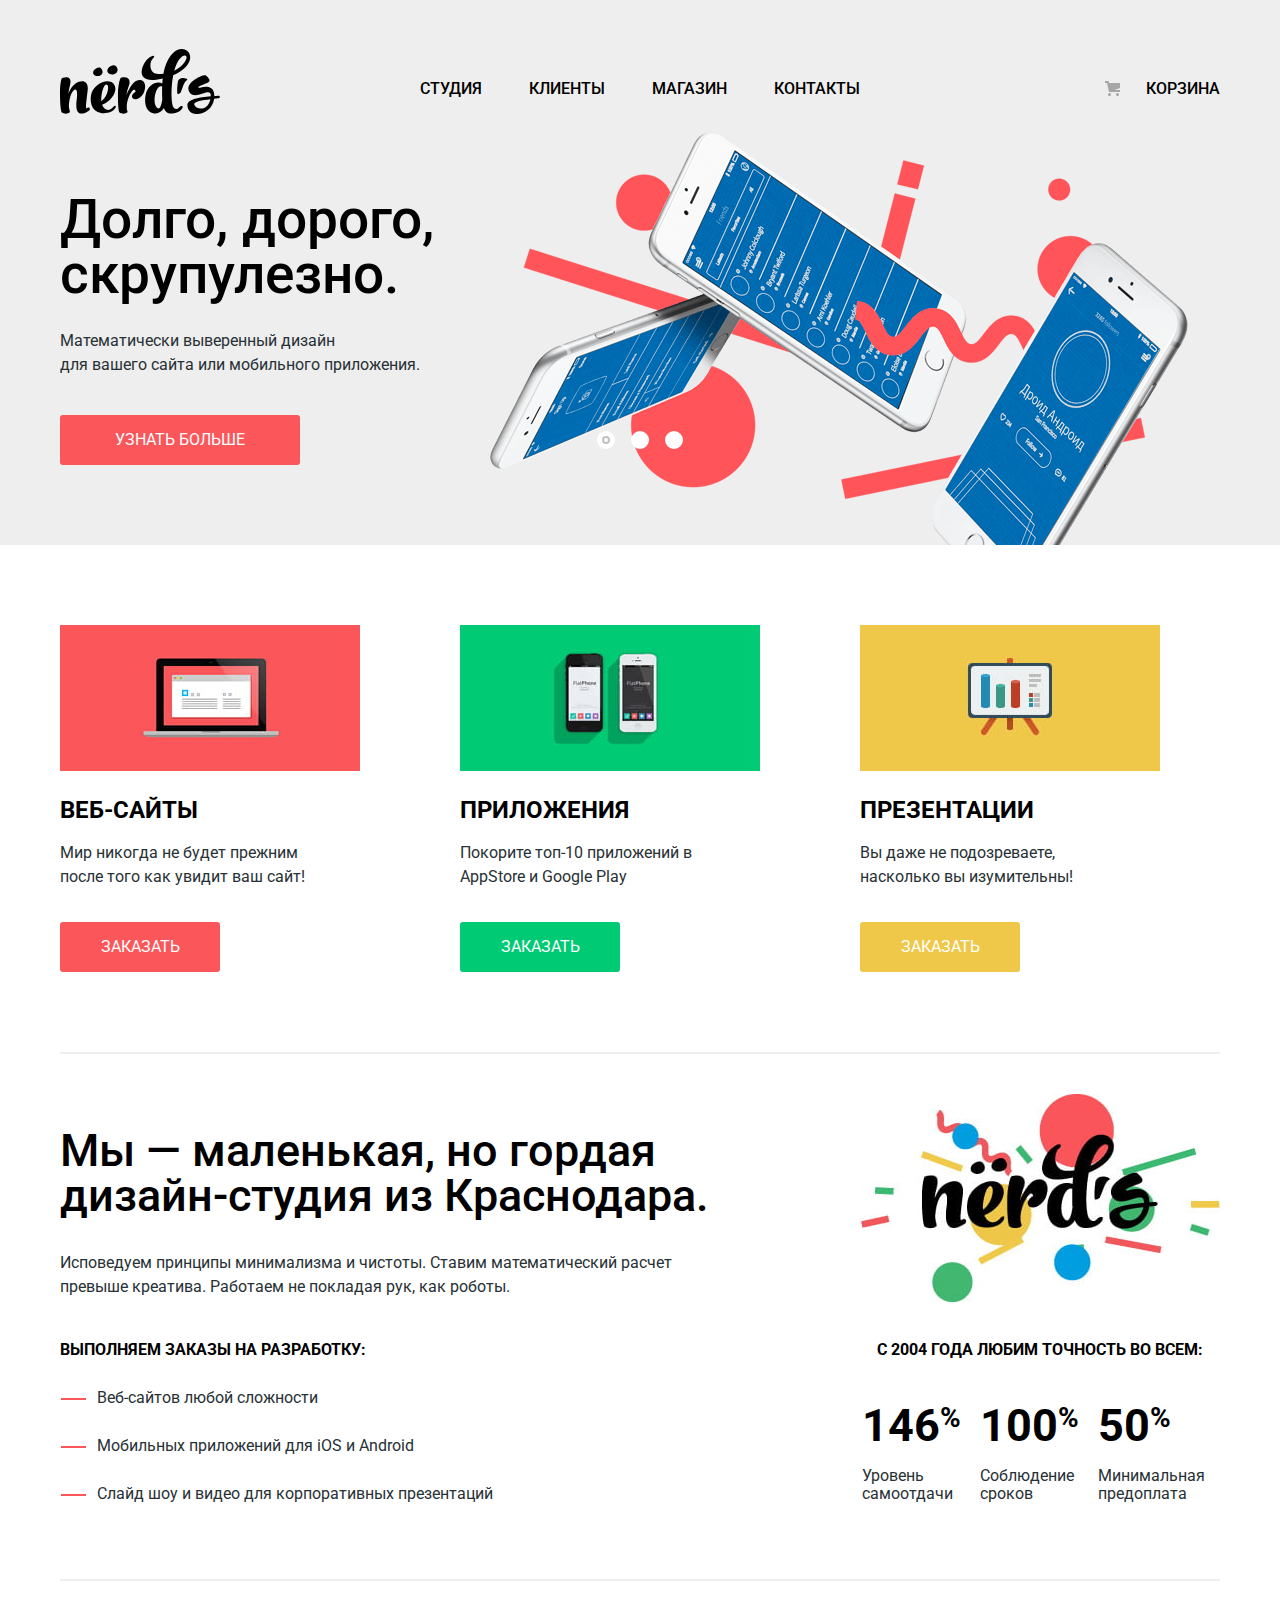
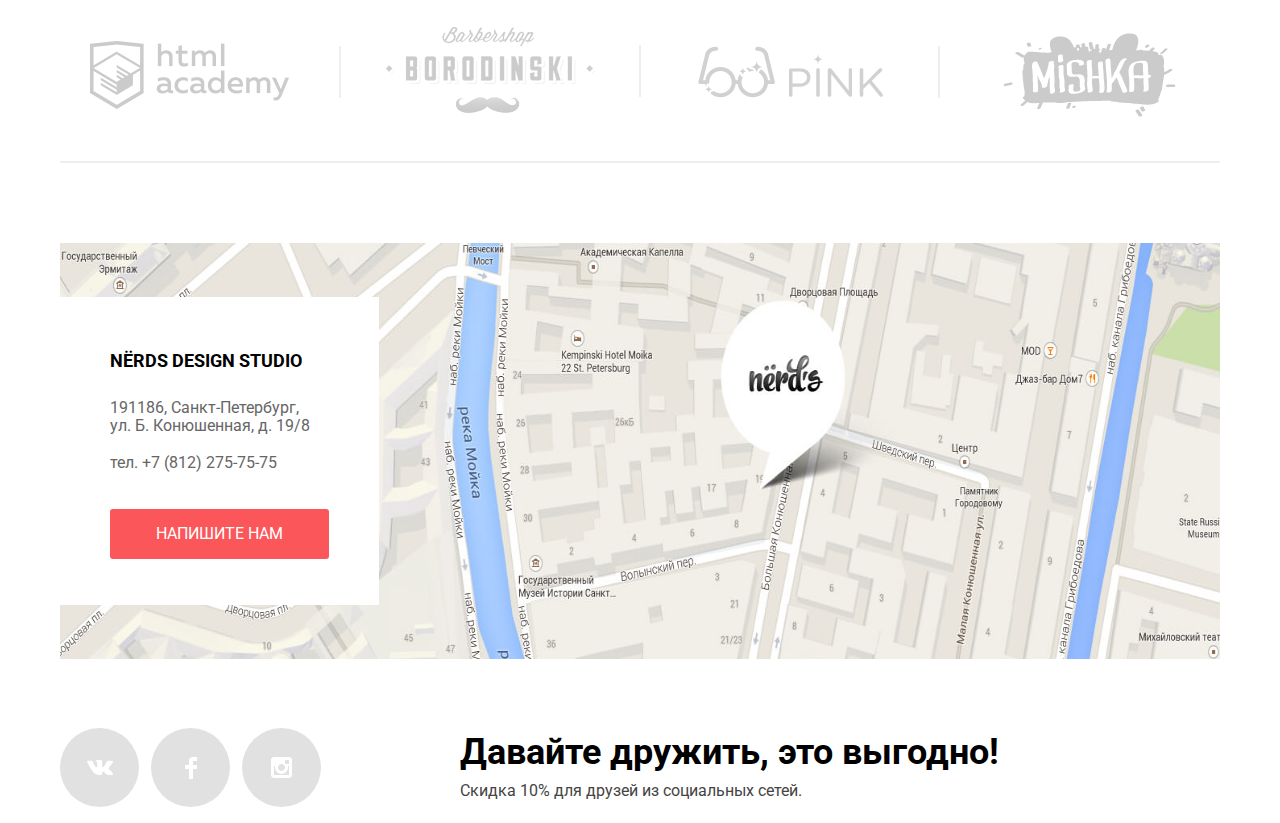
<file: index.html>
<!DOCTYPE html>
<html lang="ru">

<head>
  <meta charset="utf-8">
  <title>Нёрдс</title>
  <link href="https://fonts.googleapis.com/css?family=Roboto:400,500,700&amp;subset=cyrillic" rel="stylesheet">
  <link href="css/normalize.css" rel="stylesheet">
  <link href="css/style.min.css" rel="stylesheet">
</head>

<body>
  <header class="header">
    <h1 class="visually-hidden">Дизайн-студия Нёрдс.</h1>
    <div class="container nav-row">
      <a><img class="main-logo" src="img/nerds-logo.svg" width="160" height="65" alt="Логотип студии Nerds"></a>
      <nav class="main-nav">
        <div class="nav-row down">
          <ul class="nav-list">
            <li class="nav-list__item"><a href="#">Студия</a></li>
            <li class="nav-list__item"><a href="#">Клиенты</a></li>
            <li class="nav-list__item"><a href="shop.html">Магазин</a></li>
            <li class="nav-list__item"><a href="#">Контакты</a></li>
          </ul>
          <p class="basket">
            <a class="basket__link" href="#">Корзина</a>
          </p>
        </div>
      </nav>
    </div>
    <section class="slider">
      <div class="container">
        <h2 class="visually-hidden">Преимущества</h2>
        <input class="visually-hidden" type="radio" id="product-1" name="toggle" checked>
        <input class="visually-hidden" type="radio" id="product-2" name="toggle">
        <input class="visually-hidden" type="radio" id="product-3" name="toggle">
        <div class="slider-controls">
          <label class="slider-controls-item slider-controls-item--1" for="product-1">Первый</label>
          <label class="slider-controls-item slider-controls-item--2" for="product-2">Второй</label>
          <label class="slider-controls-item slider-controls-item--3" for="product-3">Третий</label>
        </div>
        <ul class="slider-list">
          <li class="slider-item">
            <h3>Долго, дорого,<br> скрупулезно.</h3>
            <p>Математически выверенный дизайн<br> для вашего сайта или мобильного приложения.</p>
            <a class="slider-item-button button" href="#">Узнать больше</a>
          </li>
          <li class="slider-item">
            <h3>Любим математику как никто другой</h3>
            <p>Никакого креатива, только математические формулы для расчета идеальных пропорций.</p>
            <a class="slider-item-button button" href="#">Узнать больше</a>
          </li>
          <li class="slider-item">
            <h3>Только ночь,<br> только хардкор</h3>
            <p>Работать днем, как все? Мы против этого.<br> Ближе к полуночи работа только начинается.</p>
            <a class="slider-item-button button" href="#">Узнать больше</a>
          </li>
        </ul>
      </div>
    </section>
  </header>
  <main class="main">
    <div class="container">
      <section class="service">
        <h2 class="visually-hidden">Услуги студии</h2>
        <ul class="service-list">
          <li class="service-list__item service-list__item-sites">
            <h3 class="service-list__title">Веб-сайты</h3>
            <p>Мир никогда не будет прежним после того как увидит ваш сайт!</p>
            <a class="button button-1 btn-small" href="#">Заказать</a>
          </li>
          <li class="service-list__item service-list__item-apps">
            <h3 class="service-list__title">Приложения</h3>
            <p>Покорите топ-10 приложений в AppStore и Google Play</p>
            <a class="button button-2 btn-small" href="#">Заказать</a>
          </li>
          <li class="service-list__item service-list__item-presentations">
            <h3 class="service-list__title">Презентации</h3>
            <p>Вы даже не подозреваете, насколько вы изумительны!</p>
            <a class="button button-3 btn-small" href="#">Заказать</a>
          </li>
        </ul>
      </section>
      <section class="about-us">
        <h2 class="visually-hidden">О нас</h2>
        <div class="column-left">
          <p class="paragraph-bold"><strong>Мы — маленькая, но гордая дизайн-студия из Краснодара.</strong></p>
          <p class="paragraph-desc">Исповедуем принципы минимализма и чистоты. Ставим математический расчет превыше
            креатива. Работаем не
            покладая
            рук, как роботы.</p>
          <h4>Выполняем заказы на разработку:</h4>
          <ul class="about-us-list">
            <li>Веб-сайтов любой сложности</li>
            <li>Мобильных приложений для iOS и Android</li>
            <li>Слайд шоу и видео для корпоративных презентаций</li>
          </ul>
        </div>
        <div class="column-right">
          <img class="display-img pic" src="img/nerds-illustration.jpg" width="360" height="208" alt="">
          <p class="paragraph-caption">C 2004 года любим точность во всем:</p>
          <table class="about-us-table">
            <tr class="hr">
              <td>146<sup>%</sup></td>
              <td class="cell-second">100<sup>%</sup></td>
              <td class="cell-third">50<sup>%</sup></td>
            </tr>
            <tr class="sr">
              <td>Уровень самоотдачи</td>
              <td class="cell-second">Соблюдение сроков</td>
              <td class="cell-third">Минимальная предоплата</td>
            </tr>
          </table>
        </div>
      </section>
      <section class="partners">
        <h2 class="visually-hidden">Партнеры</h2>
        <ul class="partners-list">
          <li class="academy-item">
            <a href="https://htmlacademy.ru/intensive/htmlcss"><img class="display-img" src="img/academy-logo.png" alt="Ссылка на сайт HTML Academy"
                width="199" height="68"></a>
          </li>
          <li class="barbershop-item">
            <a href="#"><img class="display-img" src="img/borodinski-logo.png" alt="Ссылка на сайт барбершопа 'Borodinski'"
                width="209" height="90"></a>
          </li>
          <li class="pink-item">
            <a href="#"><img class="display-img" src="img/pink-logo.png" alt="Ссылка на сайт 'Pink'" width="185" height="52"></a>
          </li>
          <li>
            <a href="#"><img class="display-img" src="img/mishka-logo.png" alt="Ссылка на сайт 'Mishka'" width="173"
                height="84"></a>
          </li>
        </ul>
      </section>
    </div>
  </main>
  <div class="map">
    <div class="container">
      <img class="display-map-pic" src="img/map-new.jpg" alt="Студия Nerds по адресу: 191186, Санкт-Петербург, ул. Б. Конюшенная, д. 19/8 тел. +7 (812) 275-75-75"
        width="1200" height="416">
    </div>
    <iframe class="display-map" src="https://yandex.ru/map-widget/v1/?um=constructor%3Ab385fd1352831a0cc809f48df2613c1cb106e5d6d49925909bb0279c8d1889a5&amp;source=constructor"
      height="416" allowfullscreen></iframe>
    <div class="write-us">
      <h3 class="visually-hidden">Напишите нам</h3>
      <p class="paragraph-headline"><strong class="write-us__bold">Nёrds design studio</strong></p>
      <p class="write-us__address">191186, Санкт-Петербург, ул. Б. Конюшенная, д. 19/8</p>
      <p class="paragraph-phone">тел. +7 (812) 275-75-75</p>
      <a href="feedback.html" class="button write-us-button">Напишите нам</a>
    </div>
  </div>
  <footer class="footer container">
    <div class="footer-flex">
      <ul class="social-list">
        <li class="social-list__item"><a class="social-list__link link-vk" href="https://vk.com"><span class="visually-hidden">Вконтакте</span></a></li>
        <li class="social-list__item"><a class="social-list__link link-fb" href="https://ru-ru.facebook.com"><span
              class="visually-hidden">Фейсбук</span></a></li>
        <li class="social-list__item"><a class="social-list__link link-insta" href="https://www.instagram.com"><span
              class="visually-hidden">Инстаграм</span></a></li>
      </ul>
      <div class="ffd">
        <p class="footer-friendship"><strong class="footer-bold">Давайте дружить, это выгодно!</strong></p>
        <p class="footer-sale">Скидка 10% для друзей из социальных сетей.</p>
      </div>
    </div>
  </footer>
  <section class="modal">
    <h2>Напишите нам</h2>
    <form class="modal-form" method="post" action="https://echo.htmlacademy.ru">
      <ul>
        <li class="modal-form-item">
          <p>
            <label for="user-name">Ваше имя:</label>
            <input class="modal-form-input" type="text" name="user-name" id="user-name" placeholder="Имя Фамилия">
          </p>
        </li>
        <li class="modal-form-item">
          <p>
            <label for="email">Ваш e-mail:</label>
            <input class="modal-form-input" type="email" name="email" id="email" placeholder="email@example.com">
          </p>
        </li>
        <li class="modal-form-item">
          <p>
            <label for="comment">Текст письма:</label>
            <textarea name="comment" id="comment" placeholder="В свободной форме"></textarea>
          </p>
        </li>
      </ul>
      <button class="button modal-button" type="submit">Отправить</button>
    </form>
    <button class="modal-close" type="button"><span class="visually-hidden">Закрыть</span></button>
  </section>
  <script src="js/popup.min.js"></script>
  <script src="js/slider.min.js"></script>
</body>

</html>
</file>
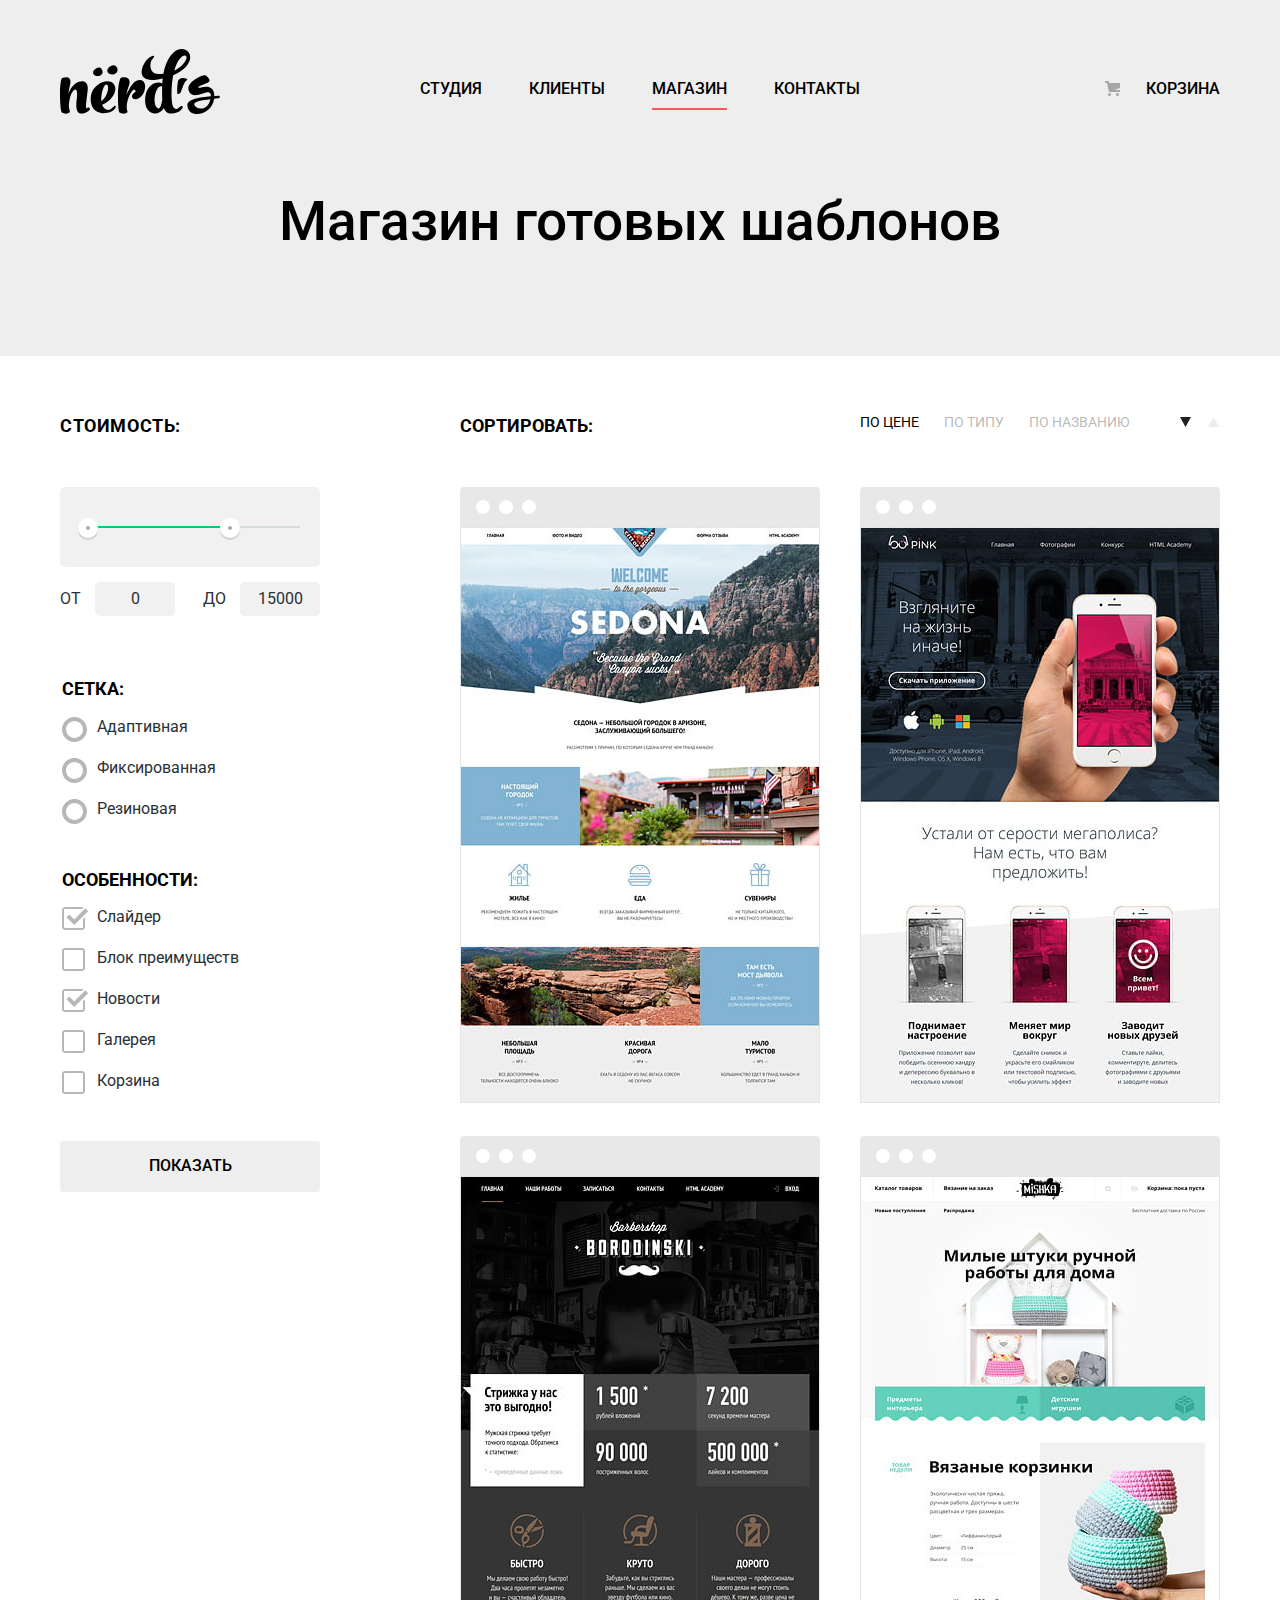
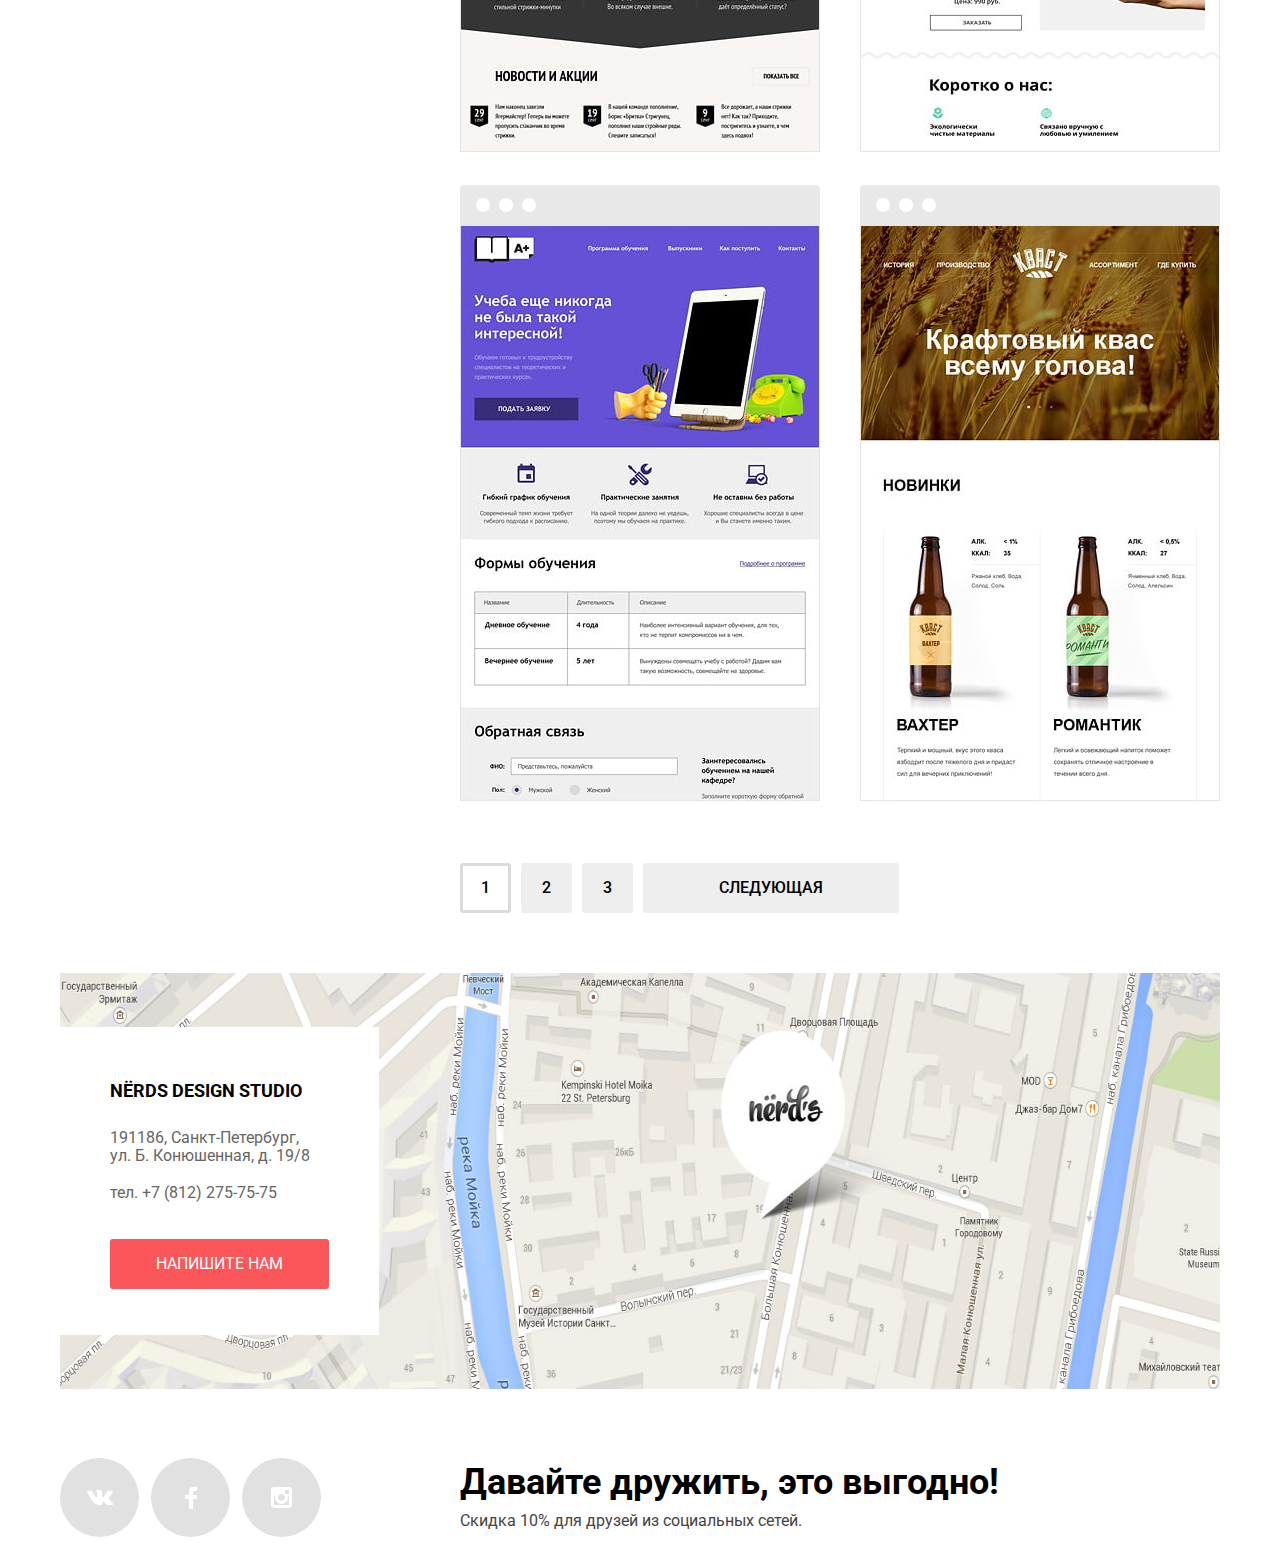
<file: shop.html>
<!DOCTYPE html>
<html lang="ru">

<head>
  <meta charset="utf-8">
  <title>Магазин</title>
  <link href="https://fonts.googleapis.com/css?family=Roboto:400,500,700&amp;subset=cyrillic" rel="stylesheet">
  <link href="css/normalize.css" rel="stylesheet">
  <link href="css/style.min.css" rel="stylesheet">
</head>

<body>
  <header class="header">
    <div class="container nav-row">
      <a href="index.html">
        <img class="main-logo" src="img/nerds-logo.svg" width="160" height="65" alt="Логотип студии Nerds">
      </a>
      <nav class="main-nav">
        <div class="nav-row down">
          <ul class="nav-list">
            <li class="nav-list__item"><a href="#">Студия</a></li>
            <li class="nav-list__item"><a href="#">Клиенты</a></li>
            <li class="nav-list__item current-page"><a href="shop.html">Магазин</a></li>
            <li class="nav-list__item"><a href="#">Контакты</a></li>
          </ul>
          <p class="basket">
            <a class="basket__link" href="#">Корзина</a>
          </p>
        </div>
      </nav>
    </div>
  </header>
  <main class="main-shop">
    <div class="background-shop">
      <div class="container">
        <h1 class="main-title">Магазин готовых шаблонов</h1>
      </div>
    </div>
    <div class="container">
      <div class="container-flex">
        <section class="filters">
          <h2 class="visually-hidden">Фильтры</h2>
          <form class="filter" method="get" action="https://echo.htmlacademy.ru">
            <fieldset class="filter-item">
              <legend>Стоимость:</legend>
              <div class="range-filter">
                <div class="range-controls">
                  <div class="scale">
                    <div class="bar"></div>
                  </div>
                  <div class="toggle toggle-min"></div>
                  <div class="toggle toggle-max"></div>
                </div>
                <div class="price-controls">
                  <label class="min-price">от <input name="min-price" type="text" value="0"></label>
                  <label class="max-price">до <input name="max-price" type="text" value="15000"></label>
                </div>
              </div>
            </fieldset>
            <fieldset>
              <legend class="filter-grid">
                Сетка:
              </legend>
              <ul>
                <li class="filter-option">
                  <input class="visually-hidden filter-input filter-input-radio" type="radio" id="adaptive" name="grid"
                    value="adaptive">
                  <label for="adaptive">Адаптивная</label>
                </li>
                <li class="filter-option">
                  <input class="visually-hidden filter-input filter-input-radio" type="radio" id="fixed" name="grid"
                    value="fixed">
                  <label for="fixed">Фиксированная</label>
                </li>
                <li class="filter-option filter-option-margin">
                  <input class="visually-hidden filter-input filter-input-radio" type="radio" id="rubber" name="grid"
                    value="rubber">
                  <label for="rubber">Резиновая</label>
                </li>
              </ul>
            </fieldset>
            <fieldset class="fieldset-feature">
              <legend class="filter-feature">
                Особенности:
              </legend>
              <ul>
                <li class="filter-option filter-option-feature">
                  <input class="visually-hidden filter-input filter-input-checkbox" id="slider" name="slider" type="checkbox"
                    checked>
                  <label for="slider">Слайдер</label>
                </li>
                <li class="filter-option filter-option-feature">
                  <input class="visually-hidden filter-input filter-input-checkbox" id="advantages" name="advantages"
                    type="checkbox">
                  <label for="advantages">Блок преимуществ</label>
                </li>
                <li class="filter-option filter-option-feature">
                  <input class="visually-hidden filter-input filter-input-checkbox" id="news" name="news" type="checkbox"
                    checked>
                  <label for="news">Новости</label>
                </li>
                <li class="filter-option filter-option-feature">
                  <input class="visually-hidden filter-input filter-input-checkbox" id="gallery" name="gallery" type="checkbox">
                  <label for="gallery">Галерея</label>
                </li>
                <li class="filter-option filter-option-feature">
                  <input class="visually-hidden filter-input filter-input-checkbox" id="card" name="card" type="checkbox">
                  <label for="card">Корзина</label>
                </li>
              </ul>

            </fieldset>
            <button class="button filter-button" type="submit">Показать</button>
          </form>
        </section>
        <section class="catalog">
          <h2 class="visually-hidden">Наши предложения</h2>
          <div class="filter-inside">
            <h4>Сортировать:</h4>
            <ul class="filter-inside-list">
              <li><a href="#" class="filter-current">По цене</a></li>
              <li><a href="#">По типу</a></li>
              <li><a href="#">По названию</a></li>
            </ul>
            <ul class="filter-icon-list">
              <li class="item-icon-down"><a href="#" class="item-icon-current"><svg xmlns="http://www.w3.org/2000/svg"
                    width="11" height="10" viewBox="0 0 11 10">
                    <path fill="#231F20" d="M5.5 10L0 0h11" /></svg></a></li>
              <li class="item-icon-up"><a href="#" class="item-icon"><svg xmlns="http://www.w3.org/2000/svg" width="11"
                    height="10" viewBox="0 0 11 10">
                    <path fill="#231F20" d="M5.5 0L0 10h11z" /></svg></a></li>
            </ul>
          </div>
          <ul class="catalog-list">
            <li class="catalog-list__item">
              <article class="catalog-list__article">
                
                  <img class="display-img" src="img/sedona.jpg" width="360" height="576" alt="Ссылка на демонстрацию Sedona">
                
                <div class="catalog-list__window">
                  <h4><a class="popup-link" href="sedona-popup.html">Sedona</a></h4>
                  <p class="sedona-description">Информационный сайт для туристов</p>
                  <a class="button catalog-list__button" href="#">9 900 РУБ.</a>
                </div>
              </article>
            </li>
            <li class="catalog-list__item">
              <article class="catalog-list__article">
                
                  <img class="display-img" src="img/pink.jpg" width="360" height="576" alt="Ссылка на демонстрацию P!nk">
                
                <div class="catalog-list__window">
                  <h4><a class="popup-link" href="pink-popup.html">Pink APP</a></h4>
                  <p class="pink-description">Продуктовый лендинг приложения для iOS и Android</p>
                  <a class="button catalog-list__button" href="#">9 900 РУБ.</a>
                </div>
              </article>
            </li>
            <li class="catalog-list__item">
              <article class="catalog-list__article">
                
                  <img class="display-img" src="img/barbershop.jpg" width="360" height="576" alt="Ссылка на демонстрацию Borodinski">
                
                <div class="catalog-list__window">
                  <h4><a class="popup-link" href="barbershop-popup.html">Barbershop</a></h4>
                  <p class="borodinski-description">Сайт салона красоты. Для мужчин, да.</p>
                  <a class="button catalog-list__button" href="#">9 900 РУБ.</a>
                </div>
              </article>
            </li>
            <li class="catalog-list__item">
              <article class="catalog-list__article">
                
                  <img class="display-img" src="img/mishka.jpg" width="360" height="576" alt="Ссылка на демонстрацию Mishka">
                
                <div class="catalog-list__window">
                  <h4><a class="popup-link" href="mishka-popup.html">Mishka</a></h4>
                  <p class="mishka-description">Интернет-магазин вязаных игрушек</p>
                  <a class="button catalog-list__button" href="#">9 900 РУБ.</a>
                </div>
              </article>
            </li>
            <li class="catalog-list__item">
              <article class="catalog-list__article">
                
                  <img class="display-img" src="img/aplus.jpg" width="360" height="576" alt="Ссылка на демонстрацию A+">
                
                <div class="catalog-list__window">
                  <h4><a class="popup-link" href="aplus-popup.html">A+</a></h4>
                  <p class="aplus-description">Лендинг курсов повышения квалификации</p>
                  <a class="button catalog-list__button" href="#">9 900 РУБ.</a>
                </div>
              </article>
            </li>
            <li class="catalog-list__item">
              <article class="catalog-list__article">
                
                  <img class="display-img" src="img/kvast.jpg" width="360" height="576" alt="Ссылка на демонстрацию КВАСТ">
                
                <div class="catalog-list__window">
                  <h4><a class="popup-link" href="kvast-popup.html">КВАСТ</a></h4>
                  <p class="kvast-description">Промо-сайт производителя крафтового кваса</p>
                  <a class="button catalog-list__button" href="#">9 900 РУБ.</a>
                </div>
              </article>
            </li>
          </ul>
          <ul class="pagination-list">
            <li class="pagination-item pagination-item-current"><a href="#">1</a></li>
            <li class="pagination-item"><a href="#">2</a></li>
            <li class="pagination-item"><a href="#">3</a></li>
            <li class="pagination-item"><a class="next" href="#">Следующая</a></li>
          </ul>
        </section>
      </div>
    </div>
  </main>
  <div class="map">
    <div class="container">
      <img class="display-map-pic" src="img/map-new.jpg" alt="Студия Nerds по адресу: 191186, Санкт-Петербург, ул. Б. Конюшенная, д. 19/8 тел. +7 (812) 275-75-75"
        width="1200" height="416">
    </div>
    <iframe class="display-map" src="https://yandex.ru/map-widget/v1/?um=constructor%3Ab385fd1352831a0cc809f48df2613c1cb106e5d6d49925909bb0279c8d1889a5&amp;source=constructor"
      height="416" allowfullscreen></iframe>
    <div class="write-us">
      <h3 class="visually-hidden">Напишите нам</h3>
      <p class="paragraph-headline"><strong class="write-us__bold">Nёrds design studio</strong></p>
      <p class="write-us__address">191186, Санкт-Петербург, ул. Б. Конюшенная, д. 19/8</p>
      <p class="paragraph-phone">тел. +7 (812) 275-75-75</p>
      <a href="feedback.html" class="button write-us-button">Напишите нам</a>
    </div>
  </div>
  <footer class="footer container">
    <div class="footer-flex">
      <ul class="social-list">
        <li class="social-list__item"><a class="social-list__link link-vk" href="https://vk.com"><span class="visually-hidden">Вконтакте</span></a></li>
        <li class="social-list__item"><a class="social-list__link link-fb" href="https://ru-ru.facebook.com"><span
              class="visually-hidden">Фейсбук</span></a></li>
        <li class="social-list__item"><a class="social-list__link link-insta" href="https://www.instagram.com"><span
              class="visually-hidden">Инстаграм</span></a></li>
      </ul>
      <div class="ffd">
        <p class="footer-friendship"><strong class="footer-bold">Давайте дружить, это выгодно!</strong></p>
        <p class="footer-sale">Скидка 10% для друзей из социальных сетей.</p>
      </div>
    </div>
  </footer>
  <section class="modal">
    <h2>Напишите нам</h2>
    <form class="modal-form" method="post" action="https://echo.htmlacademy.ru">
      <ul>
        <li class="modal-form-item">
          <p>
            <label for="user-name">Ваше имя:</label>
            <input class="modal-form-input" type="text" name="user-name" id="user-name" placeholder="Имя Фамилия">
          </p>
        </li>
        <li class="modal-form-item">
          <p>
            <label for="email">Ваш e-mail:</label>
            <input class="modal-form-input" type="email" name="email" id="email" placeholder="email@example.com">
          </p>
        </li>
        <li class="modal-form-item">
          <p>
            <label for="comment">Текст письма:</label>
            <textarea name="comment" id="comment" placeholder="В свободной форме"></textarea>
          </p>
        </li>
      </ul>
      <button class="button modal-button" type="submit">Отправить</button>
    </form>
    <button class="modal-close" type="button"><span class="visually-hidden">Закрыть</span></button>
  </section>
  <script src="js/popup.min.js"></script>
</body>

</html>
</file>
<file: css/style.min.css>
body{margin:0;padding:0;font-weight:400;font-size:16px;line-height:1.5;font-family:"Roboto",Arial,sans-serif;color:#283136;background-color:#fff}img{max-width:100%;height:auto}.header{padding-top:49px;background-color:#eee}.visually-hidden{position:absolute;width:1px;height:1px;margin:-1px;padding:0;overflow:hidden;white-space:nowrap;border:0;clip:rect(0 0 0 0);-webkit-clip-path:inset(100%);clip-path:inset(100%)}.main-nav{-webkit-box-flex:1;-ms-flex-positive:1;flex-grow:1;font-weight:500;line-height:1.88;color:#000;text-transform:uppercase}.main-nav a{color:#000}.main-nav a:hover{color:#fb565a}.main-nav a:active{color:rgba(0,0,0,.3)}.main-logo:hover{opacity:.8}.main-logo:active{opacity:.3}a{text-decoration:none}.button{display:block;width:240px;padding:16px 0;font:inherit;line-height:1.13;text-align:center;color:#fff;text-transform:uppercase;text-decoration:none;background-color:#fb565a;border:0;border-radius:3px}.button:hover,.button:focus{background-color:#e74246}.button:active{color:rgba(255,255,255,.3);background-color:#d7373b;-webkit-box-shadow:inset 0 3px 0 0 rgba(0,1,1,.1);box-shadow:inset 0 3px 0 0 rgba(0,1,1,.1)}.button-2{background-color:#00ca74}.button-2:hover,.button-2:focus{background-color:#00bc6c}.button-3{background-color:#efc84a}.button-3:hover,.button-3:focus{background-color:#eab534}.service h3{margin-bottom:16px;font-weight:700;font-size:24px;line-height:1.25;color:#000;text-transform:uppercase}.service-list__item img{margin-bottom:25px}.service-list__item p{width:260px;margin:0;margin-bottom:33px}.column-left strong{font-weight:500;font-size:45px;line-height:1;color:#000}.column-left h4{margin-bottom:24px;font-weight:700;color:#000;text-transform:uppercase}.paragraph-bold{margin-bottom:33px;padding-top:18px}.paragraph-desc{margin-bottom:39px}.column-right p{margin:0;padding:0;font-weight:700;color:#000;text-transform:uppercase}.about-us-table td{padding:0}.hr td{padding-top:2px;font-weight:700;font-size:45px;line-height:1;text-align:left;color:#000}.sr td{padding-top:17px;padding-right:14px;line-height:1.13;text-align:left}.about-us-table .cell-second{padding-left:11px}.about-us-table .cell-third{padding-left:8px}.hr sup{font-size:28px}.write-us__bold{font-weight:500px;font-size:18px;line-height:1.67;color:#000;text-transform:uppercase}.write-us__address{width:205px;margin-bottom:0;font-size:16px;line-height:1.13;color:#666}.footer-bold{font-weight:700;font-size:36px;line-height:1;color:#000}.footer-sale,.footer-friendship{margin:0;padding:0}.footer-sale{margin-left:10px;line-height:1.38;color:#444}.about-us-list{margin:0;padding:0;list-style:none}.social-list{display:-webkit-box;display:-ms-flexbox;display:flex;-ms-flex-wrap:wrap;flex-wrap:wrap;width:260px;padding:0;list-style:none}.modal-form ul{display:-webkit-box;display:-ms-flexbox;display:flex;-ms-flex-wrap:wrap;flex-wrap:wrap;margin:0;padding:0;list-style:none}.partners-list li{position:relative}.partners-list img{opacity:.2}.partners-list img:hover{opacity:1}.partners-list img:active{opacity:.1}.modal h2{font-weight:500;font-size:45px;line-height:1;color:#000}.modal-form-item label{font-weight:700;font-size:16px;line-height:1.13;color:#000}.modal-form input{height:45px;padding-left:16px;font:inherit;background-color:#fff;border:2px solid #d7dcde;border-radius:3px}.modal-form input:hover{background-color:#fff;border:2px solid #b4b9bb}.modal-form input:focus{background-color:#fff;border:2px solid #000}.modal-form-input:invalid{color:#e74246;background-color:#fff;border:2px solid #e74246}.main-title{margin-top:0;margin-bottom:0;padding-top:80px;padding-bottom:107px;font-weight:500;font-size:55px;line-height:1;text-align:center;color:#000;background-color:#eee}.filters fieldset{border:0}.filters legend{font-weight:700;font-size:18px;line-height:1.67;text-align:left;color:#000;text-transform:uppercase}.filter ul{margin:0;padding:0;list-style:none;line-height:1.25;color:#283136}.filter .filter-button{width:260px;font-weight:500;font-size:16px;line-height:1.13;color:#000;background-color:#eee}.filter-button:hover,.filter-button:focus{background-color:#dfdfdf}.filter-button:active{color:rgba(0,0,0,.3);background-color:#d5d5d5;-webkit-box-shadow:inset 0 3px 0 0 rgba(0,1,1,.1);box-shadow:inset 0 3px 0 0 rgba(0,1,1,.1)}.catalog ul{list-style:none}.catalog-list__window{position:absolute;bottom:0;display:-webkit-box;display:-ms-flexbox;display:flex;display:none;-webkit-box-orient:vertical;-webkit-box-direction:normal;-ms-flex-direction:column;flex-direction:column;-webkit-box-align:center;-ms-flex-align:center;align-items:center;width:100%;height:231px;padding-bottom:10px;overflow:auto;text-align:center;background-color:#eee}.catalog-list__window p{line-height:1.13;color:#666}.sedona-description{width:200px;margin-right:auto;margin-left:auto}.pink-description{width:260px;margin-right:auto;margin-left:auto}.borodinski-description{width:200px;margin-right:auto;margin-left:auto}.mishka-description{width:200px;margin-right:auto;margin-left:auto}.aplus-description{width:260px;margin-right:auto;margin-left:auto}.kvast-description{width:260px;margin-right:auto;margin-left:auto}.catalog-list__window h4{margin:0;padding-top:30px;font-weight:700;font-size:18px;line-height:1.66;color:#000;text-transform:uppercase}.pagination-list a{display:inline-block;padding:16px 21px;font-weight:500;line-height:1.13;vertical-align:center;text-align:center;color:#000;text-transform:uppercase;background-color:#eee;border-radius:3px}.pagination-list .next{padding:16px 76px}.pagination-item-current a{background-color:#fff;-webkit-box-shadow:inset 0 0 0 3px #dbdbdb;box-shadow:inset 0 0 0 3px #dbdbdb}.pagination-list a:hover{background-color:#dfdfdf}.pagination-list a:active{color:rgba(0,0,0,.3);background-color:#d5d5d5;-webkit-box-shadow:inset 0 3px 0 0 rgba(0,1,1,.1);box-shadow:inset 0 3px 0 0 rgba(0,1,1,.1)}.modal-form-item textarea{height:105px;margin-bottom:32px;padding:5px 0 0 15px;font:inherit;background-color:#fff;border:2px solid #d7dcde;border-radius:3px;resize:none}.modal-form-item textarea:hover{background-color:#fff;border:2px solid #b4b9bb}.modal-form-item textarea:focus{background-color:#fff;border:2px solid #000}.modal-button{width:260px}.container{display:block;-webkit-box-sizing:border-box;box-sizing:border-box;width:100%;max-width:1200px;margin:0 auto;padding:0 20px}.nav-list,.basket{margin:0;padding:0}.nav-list{display:-webkit-box;display:-ms-flexbox;display:flex;-ms-flex-wrap:wrap;flex-wrap:wrap;-webkit-box-pack:justify;-ms-flex-pack:justify;justify-content:space-between;width:440px;list-style:none}.down{position:relative;top:8px}.background{margin-bottom:80px;background-color:#eee}.service-list{display:-webkit-box;display:-ms-flexbox;display:flex;-ms-flex-wrap:wrap;flex-wrap:wrap;margin:0;padding:0;list-style:none}.service-list__item{width:300px;margin-right:100px;margin-bottom:80px;padding-top:146px}.service-list__item-sites{background-image:url(../img/illustration-1.jpg);background-repeat:no-repeat}.service-list__item-apps{background-image:url(../img/illustration-2.jpg);background-repeat:no-repeat}.service-list__item-presentations{background-image:url(../img/illustration-3.jpg);background-repeat:no-repeat}.service-list__item:nth-of-type(3n){margin-right:0}.service{margin-bottom:40px;border-bottom:2px solid #eee}.about-us{display:-webkit-box;display:-ms-flexbox;display:flex;-webkit-box-pack:justify;-ms-flex-pack:justify;justify-content:space-between;margin:0;margin-bottom:49px;padding:0;padding-bottom:73px;border-bottom:2px solid #eee}.column-left{width:660px}.barbershop-item{width:255px;margin-right:60px;-webkit-transform:translate(-10px,-3px);-ms-transform:translate(-10px,-3px);transform:translate(-10px,-3px)}.pink-item{width:243px;margin-right:49px;-webkit-transform:translate(-13px,-3px);-ms-transform:translate(-13px,-3px);transform:translate(-13px,-3px)}.academy-item{width:250px;margin-right:56px}.popup-link{color:#000}.academy-item::after{content:"";position:absolute;top:5px;left:249px;width:2px;height:52px;background-color:#eee}.barbershop-item::after{content:"";position:absolute;top:18px;left:253px;width:2px;height:52px;background-color:#eee}.pink-item::after{content:"";position:absolute;top:0;left:240px;width:2px;height:52px;background-color:#eee}.partners-list{display:-webkit-box;display:-ms-flexbox;display:flex;-ms-flex-wrap:wrap;flex-wrap:wrap;-webkit-box-align:center;-ms-flex-align:center;align-items:center;margin-bottom:80px;padding:0;padding-right:43px;padding-bottom:41px;padding-left:30px;list-style:none;border-bottom:2px solid #eee}.footer-flex{display:-webkit-box;display:-ms-flexbox;display:flex;-webkit-box-pack:start;-ms-flex-pack:start;justify-content:flex-start}.ffd{display:-webkit-box;display:-ms-flexbox;display:flex;-webkit-box-orient:vertical;-webkit-box-direction:normal;-ms-flex-direction:column;flex-direction:column;width:560px;margin-top:22px;margin-left:130px}.container-flex{display:-webkit-box;display:-ms-flexbox;display:flex;-webkit-box-pack:justify;-ms-flex-pack:justify;justify-content:space-between}.filters{width:260px;height:705px;margin-right:140px}.catalog{width:760px}.catalog-list{display:-webkit-box;display:-ms-flexbox;display:flex;-ms-flex-wrap:wrap;flex-wrap:wrap;margin:0;margin-bottom:29px;padding:0}.catalog-list__item{width:360px;margin-right:40px;margin-bottom:33px}.catalog-list__item:nth-child(2n){margin-right:0}.pagination-list{display:-webkit-box;display:-ms-flexbox;display:flex;margin:0;margin-bottom:60px;padding:0}.pagination-item{-webkit-box-sizing:border-box;box-sizing:border-box;margin-right:10px}.nav-row{display:-webkit-box;display:-ms-flexbox;display:flex;-webkit-box-pack:justify;-ms-flex-pack:justify;justify-content:space-between;-webkit-box-align:center;-ms-flex-align:center;align-items:center}.main-logo{display:block;margin-right:200px}.background-shop{margin-bottom:58px;background-color:#eee}.display-img{display:block}.display-map{position:absolute;top:0;left:0;display:block}.display-map-pic{position:relative;z-index:0;display:block;height:416px}.basket{position:relative;width:115px;text-align:right}.basket__link::before{content:"";position:absolute;top:7px;left:0;width:15px;height:15px;background-image:url(../img/cart-icon.svg);background-repeat:no-repeat;background-position:0 0}.slider{position:relative;background-color:#eee}.slider-controls{position:absolute;bottom:104px;left:50%;z-index:100;width:160px;height:18px;font-size:0;text-align:center;-webkit-transform:translateX(-50%);-ms-transform:translateX(-50%);transform:translateX(-50%)}.slider-controls label{position:relative;display:inline-block;width:18px;height:18px;padding:8px;vertical-align:center;border-radius:50%;cursor:pointer}.slider-controls label::after{content:"";position:absolute;top:8px;left:8px;z-index:1;width:18px;height:18px;background:#fff;border-radius:50%}.slider-list{margin:0;padding:0;list-style:none}.slider-item{display:none;padding:78px 0 80px 0}.slider-item:nth-child(1){background-image:url(../img/slide-1.png);background-repeat:no-repeat;background-position:93% 18px}.slider-item:nth-child(2){background-image:url(../img/slide-2.png);background-repeat:no-repeat;background-position:100% 0}.slider-item:nth-child(3){background-image:url(../img/slide-3.png);background-repeat:no-repeat;background-position:100% 20px}#product-1:checked~.slider-controls .slider-controls-item--1::before,#product-2:checked~.slider-controls .slider-controls-item--2::before,#product-3:checked~.slider-controls .slider-controls-item--3::before{content:"";position:absolute;top:50%;left:50%;z-index:2;width:4px;height:4px;margin:-4px;background-color:inherit;border:2px solid #c1c1c1;border-radius:50%}.slider-item h3{max-width:600px;margin:0;margin-bottom:27px;font-weight:500;font-size:55px;line-height:1;color:#000}.slider-item p{max-width:430px;margin:0;margin-bottom:38px;color:#283136}.btn-small{width:160px}.slider{margin-bottom:80px}.column-right{display:-webkit-box;display:-ms-flexbox;display:flex;-webkit-box-orient:vertical;-webkit-box-direction:normal;-ms-flex-direction:column;flex-direction:column;-webkit-box-align:center;-ms-flex-align:center;align-items:center;width:360px;margin:0;padding:0}.about-us-table{margin-top:37px}.map{position:relative;margin-bottom:53px}.write-us{position:absolute;top:50%;left:50%;-webkit-box-sizing:border-box;box-sizing:border-box;width:319px;height:308px;margin-top:-154px;margin-left:-580px;padding-top:33px;padding-bottom:10px;padding-left:50px;overflow:auto;background-color:#fff}.write-us-button{width:219px;margin:0}.paragraph-headline{padding-bottom:7px}.paragraph-phone{margin-bottom:33px;padding-bottom:1px;color:#666}.map-marker{position:absolute;top:88px;right:620px}.link-vk::before{content:"";width:26px;height:15px;background-image:url(../img/vk-icon.svg);background-repeat:no-repeat}.link-fb::before{content:"";width:12px;height:22px;background-image:url(../img/fb-icon.svg);background-repeat:no-repeat}.link-insta::before{content:"";width:21px;height:21px;background-image:url(../img/insta-icon.svg);background-repeat:no-repeat}.link-vk:active::before,.link-fb:active::before,.link-insta:active::before{opacity:.3}.social-list__link{display:-webkit-box;display:-ms-flexbox;display:flex;-webkit-box-pack:center;-ms-flex-pack:center;justify-content:center;-webkit-box-align:center;-ms-flex-align:center;align-items:center;width:79px;height:79px;background-color:#e1e1e1;border-radius:50%}.social-list__item{margin-right:12px}.social-list__item:nth-child(3n){margin-right:-1px}.social-list__link:hover,.social-list__link:focus{background-color:#e74246}.social-list__link:active{background-color:#d7373b;-webkit-box-shadow:inset 0 3px 0 0 rgba(0,1,1,.1);box-shadow:inset 0 3px 0 0 rgba(0,1,1,.1)}.footer-friendship{margin-bottom:9px;margin-left:10px}.about-us-list li::before{content:"";display:inline-block;width:25px;height:2px;margin-right:11px;margin-left:1px;vertical-align:middle;background-color:#fb565a}.about-us-list li{margin-bottom:24px}.about-us-list li:last-child{margin-bottom:0}.catalog-list__button{width:200px;margin:0 auto}.catalog-list__article{position:relative}.catalog-list__item:hover .catalog-list__window,.catalog-list__item:focus .catalog-list__window{display:block}.modal{position:fixed;bottom:180px;left:50%;display:none;-webkit-box-sizing:border-box;box-sizing:border-box;width:960px;height:590px;margin-left:-480px;padding:30px 100px 84px 100px;background-color:#fff;-webkit-box-shadow:0 20px 40px 0 rgba(0,1,1,.75);box-shadow:0 20px 40px 0 rgba(0,1,1,.75)}.modal-form-item{-webkit-box-flex:1;-ms-flex-positive:1;flex-grow:1;width:360px}.modal-form-item:first-of-type{padding-right:40px}.modal-form-item:last-of-type{padding-top:10px}.modal-form-item p{display:-webkit-box;display:-ms-flexbox;display:flex;-webkit-box-orient:vertical;-webkit-box-direction:normal;-ms-flex-direction:column;flex-direction:column;margin-top:4px}.modal-form-item label{margin-bottom:12px}.modal-close{position:absolute;top:77px;right:90px;width:21px;height:21px;background-color:#fff;background-image:url(../img/close-cross.svg);background-repeat:no-repeat;border:0;opacity:.3}.modal-close:hover,.modal-close:focus{opacity:1}.modal-close:active{opacity:.1}.catalog-list__item::before{content:"";display:block;width:360px;height:40px;background-image:url(../img/browser.svg);background-repeat:no-repeat;opacity:.12}.catalog-list__item:hover::before{opacity:1}.catalog-list__item:hover{-webkit-box-shadow:0 6px 15px 0 rgba(0,1,1,.25);box-shadow:0 6px 15px 0 rgba(0,1,1,.25)}.filter fieldset{padding:0}.filter-option{display:-webkit-box;display:-ms-flexbox;display:flex;-webkit-box-align:center;-ms-flex-align:center;align-items:center;padding-bottom:16px}.filter-option-margin{margin-bottom:25px}.filter-grid{margin-bottom:13px}.filter-input-radio+label::before{content:"";display:inline-block;height:25px;padding-left:35px;vertical-align:top;background-image:url(../img/radio-off.svg);background-repeat:no-repeat;background-size:25px 25px;opacity:.4}.filter-feature{margin-bottom:12px}.filter-option-feature{padding-bottom:14px}.filter-input-radio:checked+label::before{background-image:url(../img/radio-on.svg)}.filter-input-checkbox+label::before{content:"";display:inline-block;height:27px;padding-left:35px;vertical-align:top;background-image:url(../img/checkbox-off.svg);background-repeat:no-repeat;background-size:23px 23px;opacity:.4}.filter-input-checkbox:checked+label::before{background-image:url(../img/checkbox-on.svg);background-size:27px 23px}.filter-input:focus+label::before{opacity:1}.filter-input+label:hover::before{opacity:1}.filter-input:disabled+label::before{opacity:.1}.filter-input:disabled+label{color:rgba(40,49,54,.3)}.fieldset-feature{margin-bottom:29px}.filter-inside{display:-webkit-box;display:-ms-flexbox;display:flex;margin:0;margin-bottom:50px;font-size:14px;line-height:1.28;text-transform:uppercase}.filter-inside-list{display:-webkit-box;display:-ms-flexbox;display:flex;-ms-flex-wrap:wrap;flex-wrap:wrap;-webkit-box-sizing:border-box;box-sizing:border-box;width:300px;margin:0;padding:0;padding-right:28px;list-style:none}.filter-inside-list li{margin-right:25px}.filter-inside-list li:nth-child(3n){margin-right:0}.filter-icon-list{display:-webkit-box;display:-ms-flexbox;display:flex;-ms-flex-wrap:wrap;flex-wrap:wrap;-webkit-box-sizing:border-box;box-sizing:border-box;width:60px;margin:0;padding:0;padding-left:20px;list-style:none}.filter-icon-list li{margin-right:17px}.filter-icon-list li:nth-child(2n){margin-right:0}.filter-inside h4{width:260px;margin:0;margin-right:140px;font-weight:700;font-size:18px;color:#000}.filter-inside-list a{color:rgba(0,0,0,.3)}.item-icon{opacity:.2}.item-icon path{fill:#a6a6a6}.item-icon:hover{opacity:1}.filter-inside-list a:hover{color:rgba(0,0,0,.6)}.filter-inside-list a:active,.filter-inside-list .filter-current{color:#000}.item-icon:active path{fill:#231f20}.item-icon-current path{opacity:1;fill:#231f20}.item-icon-current:hover path{fill:#a6a6a6}.pic{margin-bottom:36px}.current-page{position:relative}.current-page::after{content:"";position:absolute;bottom:-5px;left:0;width:100%;height:2px;background-color:#fb565a}.modal-show{display:block;-webkit-animation:bounce .6s;animation:bounce .6s}@-webkit-keyframes bounce{0%{-webkit-transform:translateY(-2000px);transform:translateY(-2000px)}70%{-webkit-transform:translateY(30px);transform:translateY(30px)}90%{-webkit-transform:translateY(-10px);transform:translateY(-10px)}to{-webkit-transform:translateY(0);transform:translateY(0)}}@keyframes bounce{0%{-webkit-transform:translateY(-2000px);transform:translateY(-2000px)}70%{-webkit-transform:translateY(30px);transform:translateY(30px)}90%{-webkit-transform:translateY(-10px);transform:translateY(-10px)}to{-webkit-transform:translateY(0);transform:translateY(0)}}@-webkit-keyframes shake{0%,to{-webkit-transform:translateX(0);transform:translateX(0)}10%,30%,50%,70%,90%{-webkit-transform:translateX(-10px);transform:translateX(-10px)}20%,40%,60%,80%{-webkit-transform:translateX(10px);transform:translateX(10px)}}@keyframes shake{0%,to{-webkit-transform:translateX(0);transform:translateX(0)}10%,30%,50%,70%,90%{-webkit-transform:translateX(-10px);transform:translateX(-10px)}20%,40%,60%,80%{-webkit-transform:translateX(10px);transform:translateX(10px)}}.modal-error{-webkit-animation:shake .6s;animation:shake .6s}.modal-form-item .modal-error-border{border:2px solid red}.map iframe{width:100%;border:0}.filter-item{margin:0;margin-bottom:58px;padding:0;border:0}.range-filter{width:260px;margin-top:49px}.filter-item legend{font-weight:700;font-size:18px;line-height:24px;text-transform:uppercase;letter-spacing:.6px}.range-controls{position:relative;height:41px;margin-bottom:15px;padding-top:39px;padding-right:20px;padding-left:20px;background-color:#f1f1f1;border-radius:5px}.range-controls .scale{height:2px;background:#d7dcde}.range-controls .bar{width:70%;height:2px;background:#00ca74}.range-controls .toggle{position:absolute;top:31px;left:0;width:4px;height:4px;padding:0;background-color:#ababab;border:8px solid #fff;border-radius:50%;-webkit-box-shadow:0 2px 1px 0 #cfcfcf;box-shadow:0 2px 1px 0 #cfcfcf;cursor:pointer}.range-controls .toggle-min{left:18px}.range-controls .toggle-max{left:160px}.price-controls{font-size:0}.price-controls label{display:inline-block;width:50%;font-size:16px;vertical-align:center;text-transform:uppercase}.price-controls input{width:60px;margin-left:10px;padding:8px 10px;font-size:16px;font-family:Roboto,Arial,sans-serif;text-align:center;color:#283136;background:#f1f1f1;border:0;border-radius:5px}.max-price{text-align:right}.filter-item .bar{width:60%;margin-left:5%}
</file>
